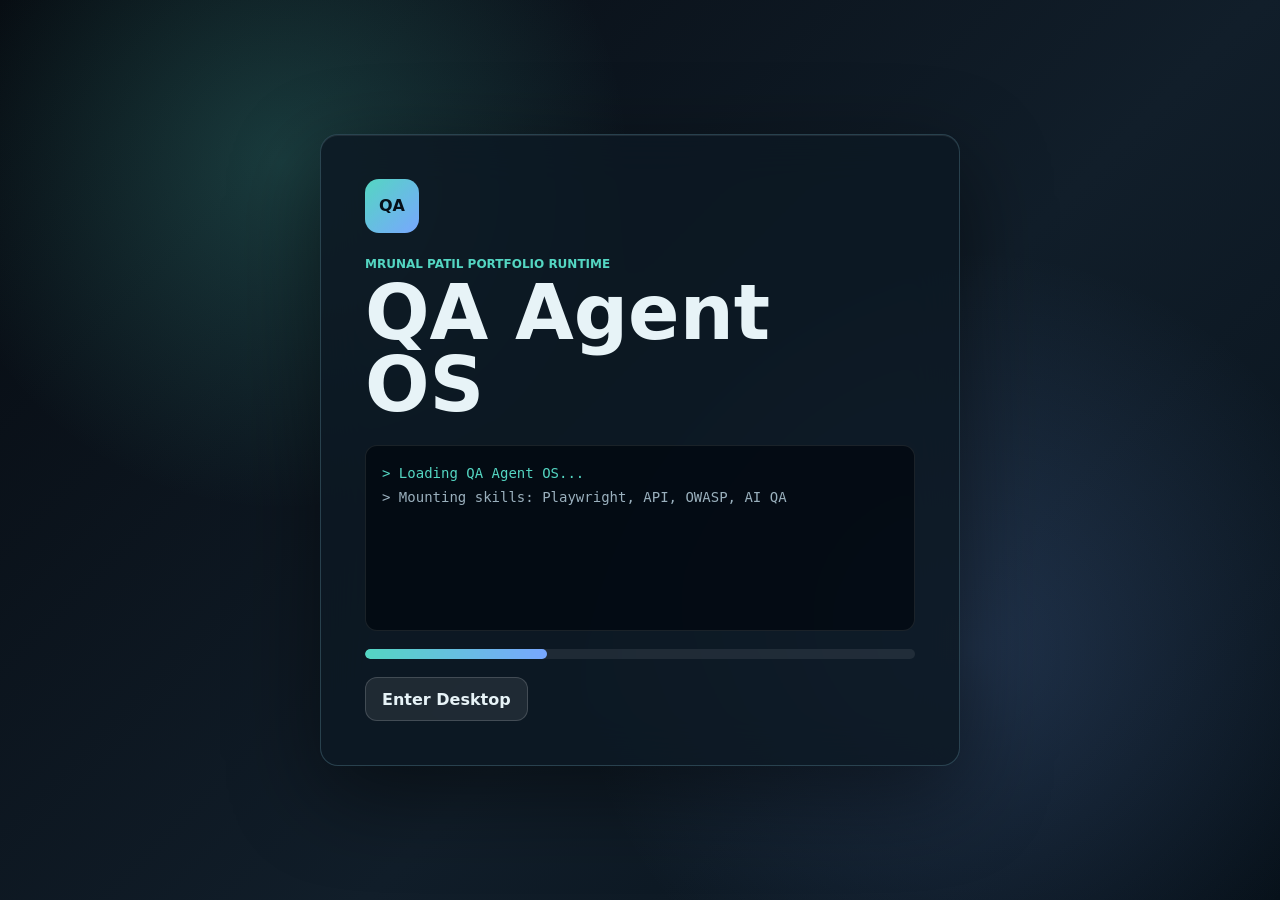
<file: index.html>
<!doctype html>
<html lang="en">
  <head>
    <meta charset="UTF-8" />
    <meta name="viewport" content="width=device-width, initial-scale=1.0" />
    <meta name="description" content="QA Agent OS boot screen for Mrunal Patil's Senior QA / SDET portfolio." />
    <title>QA Agent OS · Boot</title>
    <link rel="stylesheet" href="style/boot.css" />
  </head>
  <body>
    <main class="boot-shell" aria-label="QA Agent OS boot screen">
      <section class="boot-card">
        <div class="boot-mark">QA</div>
        <p class="boot-kicker">Mrunal Patil Portfolio Runtime</p>
        <h1>QA Agent OS</h1>
        <div class="boot-terminal" id="bootLog" aria-live="polite"></div>
        <div class="boot-progress" aria-label="Loading progress">
          <span id="bootBar"></span>
        </div>
        <button id="skipBoot" type="button">Enter Desktop</button>
      </section>
    </main>
    <script src="js/boot.js"></script>
  </body>
</html>
</file>
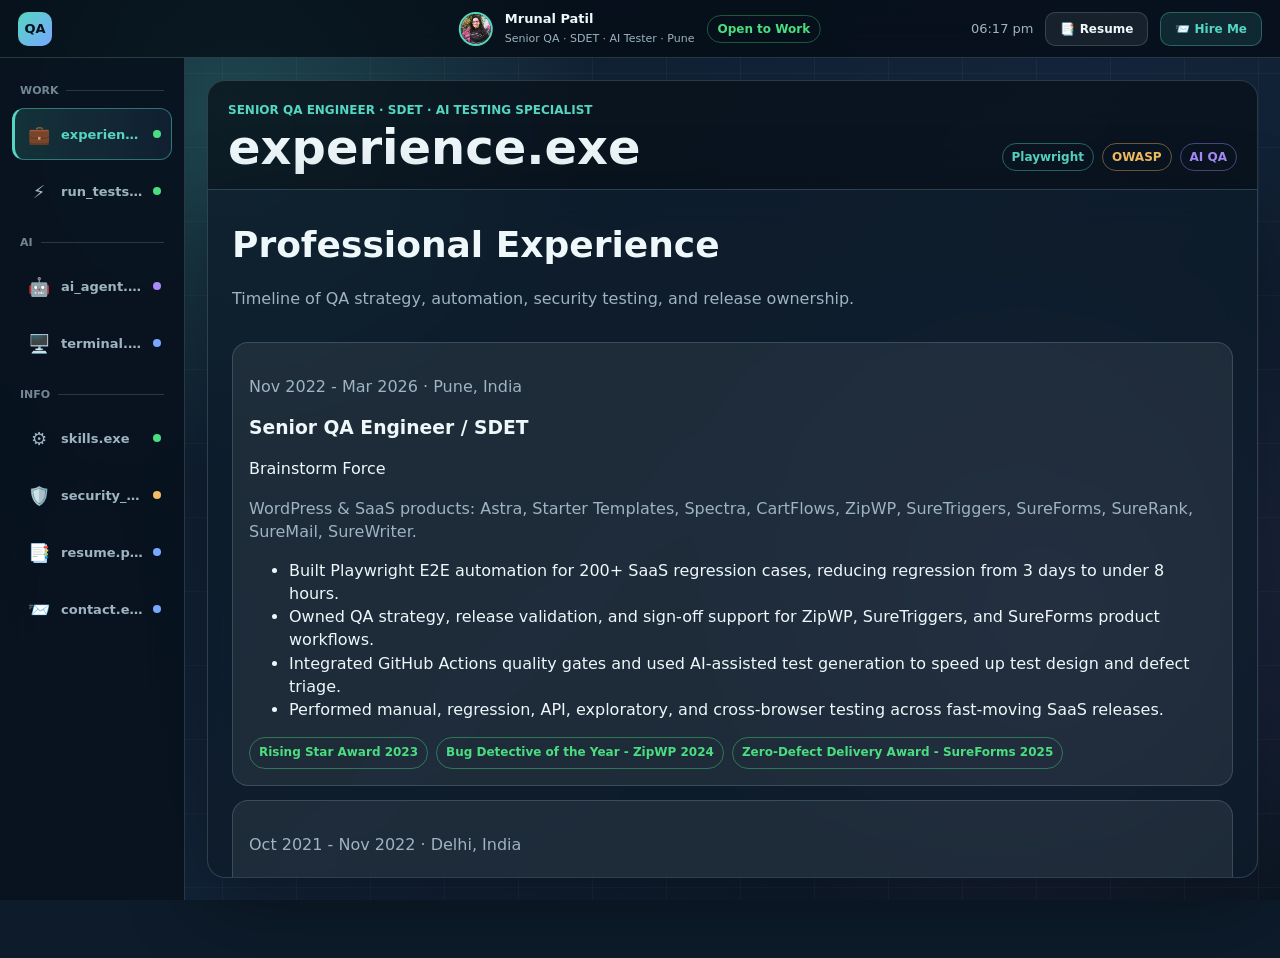
<file: desktop.html>
<!doctype html>
<html lang="en">
  <head>
    <meta charset="UTF-8" />
    <meta name="viewport" content="width=device-width, initial-scale=1.0" />
    <meta
      name="description"
      content="QA Agent OS VS Code-style portfolio for Mrunal Patil: Senior QA Engineer, SDET, AI Testing Specialist."
    />
    <title>QA Agent OS · Mrunal Patil</title>
    <link rel="stylesheet" href="style/desktop.css" />
    <link rel="stylesheet" href="style/terminal.css" />
  </head>
  <body>
    <div class="wallpaper" aria-hidden="true"></div>

    <header class="topbar">
      <div class="topbar-brand">
        <button class="hamburger" id="sidebarToggle" type="button" aria-label="Open navigation" aria-expanded="false">
          <span></span>
          <span></span>
          <span></span>
        </button>
        <span class="os-logo">QA</span>
      </div>

      <section class="topbar-profile" aria-label="Profile">
        <img src="assets/photo.jpg" class="topbar-dp" alt="Mrunal Patil" />
        <div class="topbar-info">
          <strong>Mrunal Patil</strong>
          <span>Senior QA · SDET · AI Tester · Pune</span>
        </div>
        <span class="status-pill">Open to Work</span>
      </section>

      <nav class="topbar-actions" aria-label="Quick actions">
        <span id="statusClock">--:--</span>
        <button class="topbar-btn" type="button" data-app="resume">📑 Resume</button>
        <button class="topbar-btn topbar-btn-primary" type="button" data-app="contact">📨 Hire Me</button>
      </nav>
    </header>

    <div class="mobile-scrim" id="mobileScrim" hidden></div>

    <aside class="sidebar" id="sidebar" aria-label="Portfolio apps">
      <nav class="sidebar-nav">
        <p class="nav-group">Work</p>
        <button class="sidebar-item" type="button" data-app="experience">
          <span class="app-icon">💼</span><strong>experience.exe</strong><i class="status-dot good" aria-hidden="true"></i>
        </button>
        <button class="sidebar-item" type="button" data-app="projects">
          <span class="app-icon">⚡</span><strong>run_tests.sh</strong><i class="status-dot good" aria-hidden="true"></i>
        </button>

        <p class="nav-group">AI</p>
        <button class="sidebar-item" type="button" data-app="ai">
          <span class="app-icon">🤖</span><strong>ai_agent.chat</strong><i class="status-dot ai" aria-hidden="true"></i>
        </button>
        <button class="sidebar-item" type="button" data-app="terminal">
          <span class="app-icon">🖥️</span><strong>terminal.sh</strong><i class="status-dot neutral" aria-hidden="true"></i>
        </button>

        <p class="nav-group">Info</p>
        <button class="sidebar-item" type="button" data-app="skills">
          <span class="app-icon">⚙️</span><strong>skills.exe</strong><i class="status-dot good" aria-hidden="true"></i>
        </button>
        <button class="sidebar-item" type="button" data-app="security">
          <span class="app-icon">🛡️</span><strong>security_scan</strong><i class="status-dot warn" aria-hidden="true"></i>
        </button>
        <button class="sidebar-item" type="button" data-app="resume">
          <span class="app-icon">📑</span><strong>resume.pdf</strong><i class="status-dot neutral" aria-hidden="true"></i>
        </button>
        <button class="sidebar-item" type="button" data-app="contact">
          <span class="app-icon">📨</span><strong>contact.exe</strong><i class="status-dot neutral" aria-hidden="true"></i>
        </button>
      </nav>
    </aside>

    <main class="workspace" aria-label="QA Agent OS workspace">
      <section class="workspace-header">
        <div>
          <p class="workspace-kicker">Senior QA Engineer · SDET · AI Testing Specialist</p>
          <h1 id="contentTitle">experience.exe</h1>
        </div>
        <div class="workspace-meta">
          <span>Playwright</span>
          <span>OWASP</span>
          <span>AI QA</span>
        </div>
      </section>

      <section class="content-panel" id="contentPanel" tabindex="-1" aria-live="polite"></section>
    </main>

    <script src="apps/experience.js"></script>
    <script src="apps/projects.js"></script>
    <script src="apps/skills.js"></script>
    <script src="apps/contact.js"></script>
    <script src="js/terminal.js"></script>
    <script src="js/ai-agent.js"></script>
    <script src="js/desktop.js"></script>
  </body>
</html>
</file>
<file: style/boot.css>
:root {
  --bg: #081018;
  --panel: rgba(13, 25, 35, 0.84);
  --line: rgba(141, 210, 226, 0.22);
  --text: #e7f3f7;
  --muted: #9ab0bd;
  --teal: #54d6c2;
  --blue: #78a7ff;
  --amber: #f5bd63;
}

* {
  box-sizing: border-box;
}

body {
  margin: 0;
  min-height: 100vh;
  background:
    radial-gradient(circle at 22% 18%, rgba(84, 214, 194, 0.22), transparent 28%),
    radial-gradient(circle at 76% 72%, rgba(120, 167, 255, 0.18), transparent 34%),
    linear-gradient(135deg, #060a10, #111e2a 58%, #07111a);
  color: var(--text);
  font-family: Inter, ui-sans-serif, system-ui, -apple-system, BlinkMacSystemFont, "Segoe UI", sans-serif;
}

.boot-shell {
  display: grid;
  min-height: 100vh;
  place-items: center;
  padding: 24px;
}

.boot-card {
  width: min(640px, 100%);
  border: 1px solid var(--line);
  border-radius: 18px;
  padding: clamp(24px, 5vw, 44px);
  background: var(--panel);
  box-shadow: 0 28px 90px rgba(0, 0, 0, 0.48), inset 0 1px 0 rgba(255, 255, 255, 0.08);
  backdrop-filter: blur(22px);
}

.boot-mark {
  display: grid;
  width: 54px;
  height: 54px;
  place-items: center;
  border-radius: 14px;
  background: linear-gradient(135deg, var(--teal), var(--blue));
  color: #061019;
  font-weight: 900;
}

.boot-kicker {
  margin: 24px 0 6px;
  color: var(--teal);
  font-size: 12px;
  font-weight: 900;
  letter-spacing: 0;
  text-transform: uppercase;
}

h1 {
  margin: 0 0 24px;
  font-size: clamp(42px, 8vw, 76px);
  letter-spacing: 0;
  line-height: 0.95;
}

.boot-terminal {
  min-height: 186px;
  border: 1px solid rgba(255, 255, 255, 0.09);
  border-radius: 12px;
  padding: 16px;
  background: rgba(2, 8, 14, 0.72);
  color: var(--muted);
  font: 14px/1.7 "SFMono-Regular", Consolas, monospace;
}

.boot-terminal p {
  margin: 0;
}

.boot-terminal .ok {
  color: var(--teal);
}

.boot-terminal .warn {
  color: var(--amber);
}

.boot-progress {
  height: 10px;
  margin: 18px 0;
  overflow: hidden;
  border-radius: 999px;
  background: rgba(255, 255, 255, 0.08);
}

.boot-progress span {
  display: block;
  width: 0%;
  height: 100%;
  border-radius: inherit;
  background: linear-gradient(90deg, var(--teal), var(--blue));
  transition: width 300ms ease;
}

button {
  min-height: 44px;
  border: 1px solid rgba(255, 255, 255, 0.16);
  border-radius: 12px;
  padding: 10px 16px;
  background: rgba(255, 255, 255, 0.08);
  color: var(--text);
  font: inherit;
  font-weight: 800;
  cursor: pointer;
}

button:hover {
  border-color: var(--teal);
}
</file>
<file: style/desktop.css>
:root {
  --bg: #0d1b2a;
  --sidebar: rgba(8, 19, 30, 0.94);
  --panel: rgba(13, 27, 42, 0.78);
  --panel-strong: rgba(20, 34, 47, 0.9);
  --surface: rgba(237, 248, 251, 0.08);
  --line: rgba(187, 224, 234, 0.18);
  --text: #eef8fb;
  --muted: #9eb4c0;
  --teal: #55d6c2;
  --purple: #a78bfa;
  --blue: #78a7ff;
  --amber: #f4bd64;
  --green: #4ade80;
  --danger: #ff6b7b;
  --sidebar-width: 185px;
  --topbar-height: 58px;
  --shadow: 0 24px 80px rgba(0, 0, 0, 0.36);
}

* {
  box-sizing: border-box;
}

html,
body {
  height: 100%;
}

body {
  margin: 0;
  overflow: hidden;
  background: var(--bg);
  color: var(--text);
  font-family: Inter, ui-sans-serif, system-ui, -apple-system, BlinkMacSystemFont, "Segoe UI", sans-serif;
}

button,
input {
  font: inherit;
}

.wallpaper {
  position: fixed;
  inset: 0;
  background:
    radial-gradient(circle at 18% 12%, rgba(85, 214, 194, 0.22), transparent 28%),
    radial-gradient(circle at 82% 68%, rgba(167, 139, 250, 0.18), transparent 30%),
    linear-gradient(90deg, rgba(255, 255, 255, 0.035) 1px, transparent 1px),
    linear-gradient(0deg, rgba(255, 255, 255, 0.03) 1px, transparent 1px),
    linear-gradient(135deg, #0d1b2a, #13243a 54%, #0c1724);
  background-size: auto, auto, 74px 74px, 74px 74px, auto;
}

.topbar {
  position: fixed;
  inset: 0 0 auto;
  z-index: 30;
  display: flex;
  align-items: center;
  justify-content: space-between;
  height: var(--topbar-height);
  padding: 0 18px;
  border-bottom: 1px solid var(--line);
  background: rgba(4, 11, 18, 0.72);
  backdrop-filter: blur(18px);
}

.topbar-brand,
.topbar-actions,
.topbar-profile {
  display: flex;
  align-items: center;
  gap: 12px;
  min-width: 0;
}

.os-logo {
  display: grid;
  width: 34px;
  height: 34px;
  flex: 0 0 auto;
  place-items: center;
  border-radius: 10px;
  background: linear-gradient(135deg, var(--teal), var(--blue));
  color: #06111a;
  font-size: 13px;
  font-weight: 900;
}

.hamburger {
  display: none;
  width: 44px;
  height: 44px;
  border: 1px solid var(--line);
  border-radius: 12px;
  background: rgba(255, 255, 255, 0.08);
  cursor: pointer;
}

.hamburger span {
  display: block;
  width: 18px;
  height: 2px;
  margin: 4px auto;
  border-radius: 999px;
  background: var(--text);
}

.status-pill {
  border: 1px solid rgba(74, 222, 128, 0.34);
  border-radius: 999px;
  padding: 6px 10px;
  color: var(--green);
  font-size: 12px;
  font-weight: 800;
  white-space: nowrap;
}

.topbar-profile {
  position: absolute;
  left: 50%;
  transform: translateX(-50%);
}

.topbar-dp {
  width: 34px;
  height: 34px;
  border: 2px solid var(--teal);
  border-radius: 50%;
  object-fit: cover;
  flex-shrink: 0;
}

.topbar-info strong {
  display: block;
  font-size: 13px;
  font-weight: 800;
  line-height: 1.2;
}

.topbar-info span {
  color: var(--muted);
  font-size: 11px;
}

.topbar-actions {
  color: var(--muted);
  font-size: 13px;
  white-space: nowrap;
}

.topbar-btn {
  min-height: 34px;
  border: 1px solid var(--line);
  border-radius: 10px;
  padding: 0 14px;
  background: rgba(255, 255, 255, 0.07);
  color: var(--text);
  font-size: 12px;
  font-weight: 800;
  cursor: pointer;
  transition: border-color 150ms ease, color 150ms ease, background 150ms ease;
}

.topbar-btn:hover,
.topbar-btn:focus-visible {
  border-color: var(--teal);
  color: var(--teal);
  outline: 0;
}

.topbar-btn-primary {
  border-color: rgba(85, 214, 194, 0.35);
  background: rgba(85, 214, 194, 0.12);
  color: var(--teal);
}

.topbar-btn-primary:hover,
.topbar-btn-primary:focus-visible {
  background: rgba(85, 214, 194, 0.22);
}

.sidebar {
  position: fixed;
  top: var(--topbar-height);
  bottom: 0;
  left: 0;
  z-index: 20;
  width: var(--sidebar-width);
  border-right: 1px solid var(--line);
  background: var(--sidebar);
  backdrop-filter: blur(18px);
  overflow-y: auto;
}

.sidebar-nav {
  display: grid;
  gap: 5px;
  padding: 12px;
}

.nav-group {
  display: flex;
  align-items: center;
  gap: 8px;
  margin: 14px 8px 6px;
  color: color-mix(in srgb, var(--muted) 72%, transparent);
  font-size: 11px;
  font-weight: 900;
  letter-spacing: 0;
  text-transform: uppercase;
}

.nav-group::after {
  height: 1px;
  flex: 1;
  background: var(--line);
  content: "";
}

.sidebar-item {
  display: grid;
  grid-template-columns: 28px minmax(0, 1fr) 10px;
  gap: 8px;
  align-items: center;
  min-height: 52px;
  border: 1px solid transparent;
  border-left: 3px solid transparent;
  border-radius: 12px;
  padding: 0 10px;
  background: transparent;
  color: var(--muted);
  cursor: pointer;
  text-align: left;
}

.sidebar-item:hover,
.sidebar-item:focus-visible {
  border-color: rgba(85, 214, 194, 0.24);
  background: rgba(255, 255, 255, 0.06);
  color: var(--text);
  outline: 0;
}

.sidebar-item.active {
  border-color: rgba(85, 214, 194, 0.45);
  border-left-color: var(--teal);
  background: linear-gradient(90deg, rgba(85, 214, 194, 0.16), rgba(120, 167, 255, 0.08));
  color: var(--teal);
}

.app-icon {
  display: inline-grid;
  width: 28px;
  height: 28px;
  place-items: center;
  font-size: 18px;
}

.sidebar-item strong {
  overflow: hidden;
  font-size: 13px;
  text-overflow: ellipsis;
  white-space: nowrap;
}

.status-dot {
  width: 8px;
  height: 8px;
  border-radius: 50%;
  justify-self: end;
}

.status-dot.good {
  background: var(--green);
}

.status-dot.warn {
  background: var(--amber);
}

.status-dot.ai {
  background: var(--purple);
}

.status-dot.neutral {
  background: var(--blue);
}

.workspace {
  position: relative;
  z-index: 1;
  display: grid;
  grid-template-rows: auto minmax(0, 1fr);
  height: calc(100vh - var(--topbar-height));
  margin-top: var(--topbar-height);
  margin-left: var(--sidebar-width);
  padding: 22px;
}

.workspace-header {
  display: flex;
  align-items: end;
  justify-content: space-between;
  gap: 18px;
  border: 1px solid var(--line);
  border-bottom: 0;
  border-radius: 18px 18px 0 0;
  padding: 22px 20px 18px;
  background: rgba(8, 16, 24, 0.72);
  backdrop-filter: blur(18px);
}

.workspace-kicker {
  margin: 0 0 6px;
  color: var(--teal);
  font-size: 12px;
  font-weight: 900;
  letter-spacing: 0;
  text-transform: uppercase;
}

.workspace-header h1 {
  margin: 0;
  font-size: clamp(28px, 4vw, 48px);
  line-height: 1;
}

.workspace-meta {
  display: flex;
  flex-wrap: wrap;
  justify-content: end;
  gap: 8px;
}

.workspace-meta span,
.chip {
  border: 1px solid color-mix(in srgb, var(--chip-color, var(--teal)) 42%, transparent);
  border-radius: 999px;
  padding: 6px 9px;
  color: var(--chip-color, var(--teal));
  font-size: 12px;
  font-weight: 800;
}

.workspace-meta span:nth-child(1) {
  --chip-color: var(--teal);
}

.workspace-meta span:nth-child(2) {
  --chip-color: var(--amber);
}

.workspace-meta span:nth-child(3) {
  --chip-color: var(--purple);
}

.content-panel {
  min-height: 0;
  overflow: auto;
  border: 1px solid var(--line);
  border-radius: 0 0 18px 18px;
  padding: clamp(28px, 3vw, 34px) clamp(16px, 3vw, 24px) clamp(16px, 3vw, 24px);
  background: var(--panel);
  box-shadow: var(--shadow);
  backdrop-filter: blur(18px);
  scroll-behavior: smooth;
}

.content-panel:focus {
  outline: 2px solid rgba(85, 214, 194, 0.3);
  outline-offset: -2px;
}

.content-panel a {
  color: var(--teal);
  font-weight: 800;
}

.app-hero {
  display: grid;
  gap: 8px;
  margin-bottom: 18px;
}

.app-hero h2 {
  margin: 0;
  font-size: clamp(24px, 4vw, 36px);
}

.app-ai .workspace-kicker,
.app-ai .app-hero h2 {
  color: var(--purple);
}

.app-ai .chip,
.app-ai .quick-questions button:hover {
  --chip-color: var(--purple);
  border-color: color-mix(in srgb, var(--purple) 44%, transparent);
  color: var(--purple);
}

.app-security .chip,
.app-security .scan-row strong {
  --chip-color: var(--amber);
  color: var(--amber);
}

.app-projects .project-card:nth-child(2) .chip,
.app-projects .project-card:nth-child(2) .muted {
  --chip-color: var(--purple);
  color: var(--purple);
}

.app-projects .project-card:nth-child(6) .chip,
.app-projects .project-card:nth-child(6) .muted {
  --chip-color: var(--amber);
  color: var(--amber);
}

.app-experience .chip,
.app-skills .chip {
  --chip-color: var(--green);
}

.app-hero p,
.muted,
.project-card p,
.skill-card p,
.glass-card p {
  color: var(--muted);
}

.glass-card,
.timeline-card,
.project-card,
.skill-card {
  border: 1px solid var(--line);
  border-radius: 16px;
  padding: 16px;
  background: rgba(255, 255, 255, 0.07);
  line-height: 1.45;
}

.timeline-list,
.project-grid,
.skills-grid,
.security-grid {
  display: grid;
  gap: 14px;
}

.project-grid,
.skills-grid {
  grid-template-columns: repeat(2, minmax(0, 1fr));
}

.timeline-card h3,
.project-card h3,
.skill-card h3 {
  margin: 6px 0 8px;
}

.chip-row {
  display: flex;
  flex-wrap: wrap;
  gap: 8px;
  margin-top: 12px;
}

.progress-track {
  height: 10px;
  overflow: hidden;
  border-radius: 999px;
  background: rgba(255, 255, 255, 0.08);
}

.progress-track span {
  display: block;
  height: 100%;
  border-radius: inherit;
  background: linear-gradient(90deg, var(--teal), var(--blue));
}

.scan-row {
  display: flex;
  justify-content: space-between;
  gap: 12px;
  border: 1px solid var(--line);
  border-radius: 14px;
  padding: 12px 14px;
  background: rgba(255, 255, 255, 0.06);
}

.scan-row strong {
  color: var(--teal);
}

.resume-actions,
.contact-actions {
  display: flex;
  flex-wrap: wrap;
  gap: 10px;
  margin-bottom: 14px;
}

.resume-actions a,
.contact-actions a,
.contact-actions button {
  min-height: 44px;
  border: 1px solid var(--line);
  border-radius: 12px;
  padding: 10px 14px;
  background: rgba(255, 255, 255, 0.08);
  color: var(--text);
  font-weight: 800;
  text-decoration: none;
  cursor: pointer;
}

.resume-actions a:hover,
.contact-actions a:hover,
.contact-actions button:hover {
  border-color: var(--teal);
}

.resume-preview {
  overflow: hidden;
  border: 1px solid var(--line);
  border-radius: 16px;
  background: rgba(255, 255, 255, 0.06);
  text-align: center;
}

.resume-preview a {
  display: block;
  padding: 16px;
}

.resume-preview img {
  display: block;
  width: min(100%, 900px);
  height: auto;
  margin: 0 auto;
  border-radius: 10px;
  box-shadow: var(--shadow);
}

.mobile-scrim {
  position: fixed;
  inset: var(--topbar-height) 0 0;
  z-index: 18;
  background: rgba(0, 0, 0, 0.48);
}

@media (max-width: 900px) {
  .project-grid,
  .skills-grid {
    grid-template-columns: 1fr;
  }
}

@media (max-width: 768px) {
  .hamburger {
    display: block;
  }

  .topbar {
    padding: 0 12px;
  }

  .topbar-status span:nth-child(2) {
    display: none;
  }

  .topbar-profile {
    position: static;
    transform: none;
    gap: 8px;
  }

  .topbar-profile .status-pill {
    display: none;
  }

  .topbar-info strong {
    max-width: 76px;
    overflow: hidden;
    font-size: 12px;
    text-overflow: ellipsis;
    white-space: nowrap;
  }

  .topbar-info span {
    display: none;
  }

  .topbar-actions #statusClock {
    display: none;
  }

  .topbar-btn {
    min-width: 44px;
    padding: 0 10px;
  }

  .topbar-btn:not(.topbar-btn-primary) {
    display: none;
  }

  .sidebar {
    width: min(82vw, var(--sidebar-width));
    box-shadow: var(--shadow);
    transform: translateX(-100%);
    transition: transform 180ms ease;
  }

  .sidebar.open {
    transform: translateX(0);
  }

  .workspace {
    margin-left: 0;
    padding: 12px;
  }

  .workspace-header {
    display: grid;
    gap: 12px;
    padding: 14px;
  }

  .workspace-meta {
    justify-content: start;
  }

  .content-panel {
    padding: 14px;
  }

  .resume-preview a {
    padding: 8px;
  }
}

@media (max-width: 480px) {
  .topbar-brand > span:last-child {
    display: none;
  }

  .workspace-header h1 {
    font-size: 27px;
  }

  .scan-row {
    display: grid;
  }
}
</file>
<file: style/terminal.css>
.terminal-window {
  background: rgba(1, 7, 12, 0.88);
  font-family: "SFMono-Regular", Consolas, monospace;
}

.terminal-output {
  min-height: 320px;
  color: #b7c9d4;
  line-height: 1.65;
  white-space: pre-wrap;
}

.terminal-output .prompt {
  color: var(--teal);
}

.terminal-output .warn {
  color: var(--amber);
}

.terminal-form {
  display: flex;
  align-items: center;
  gap: 8px;
  border-top: 1px solid var(--line);
  padding-top: 12px;
}

.terminal-form span {
  color: var(--teal);
}

.terminal-form input {
  flex: 1;
  border: 0;
  outline: 0;
  background: transparent;
  color: var(--text);
  font: inherit;
}

.ai-chat {
  display: grid;
  gap: 14px;
}

.quick-questions {
  display: flex;
  flex-wrap: wrap;
  gap: 8px;
}

.quick-questions button,
.chat-form button,
.contact-actions a,
.contact-actions button,
.resume-actions a {
  min-height: 40px;
  border: 1px solid var(--line);
  border-radius: 12px;
  padding: 9px 12px;
  background: rgba(255, 255, 255, 0.08);
  color: var(--text);
  font: inherit;
  font-weight: 800;
  text-decoration: none;
  cursor: pointer;
}

.quick-questions button:hover,
.chat-form button:hover,
.contact-actions a:hover,
.contact-actions button:hover,
.resume-actions a:hover {
  border-color: var(--teal);
}

.chat-log {
  display: grid;
  gap: 10px;
  max-height: 340px;
  overflow: auto;
}

.message {
  max-width: 88%;
  border: 1px solid var(--line);
  border-radius: 16px;
  padding: 12px 14px;
  background: rgba(255, 255, 255, 0.07);
  line-height: 1.5;
}

.message.user {
  justify-self: end;
  border-color: rgba(85, 214, 194, 0.3);
  background: rgba(85, 214, 194, 0.1);
}

.chat-form {
  display: flex;
  gap: 10px;
}

.chat-form input {
  flex: 1;
  min-height: 42px;
  border: 1px solid var(--line);
  border-radius: 12px;
  padding: 0 12px;
  background: rgba(255, 255, 255, 0.08);
  color: var(--text);
}

.contact-actions,
.resume-actions {
  display: flex;
  flex-wrap: wrap;
  gap: 10px;
}
</file>
